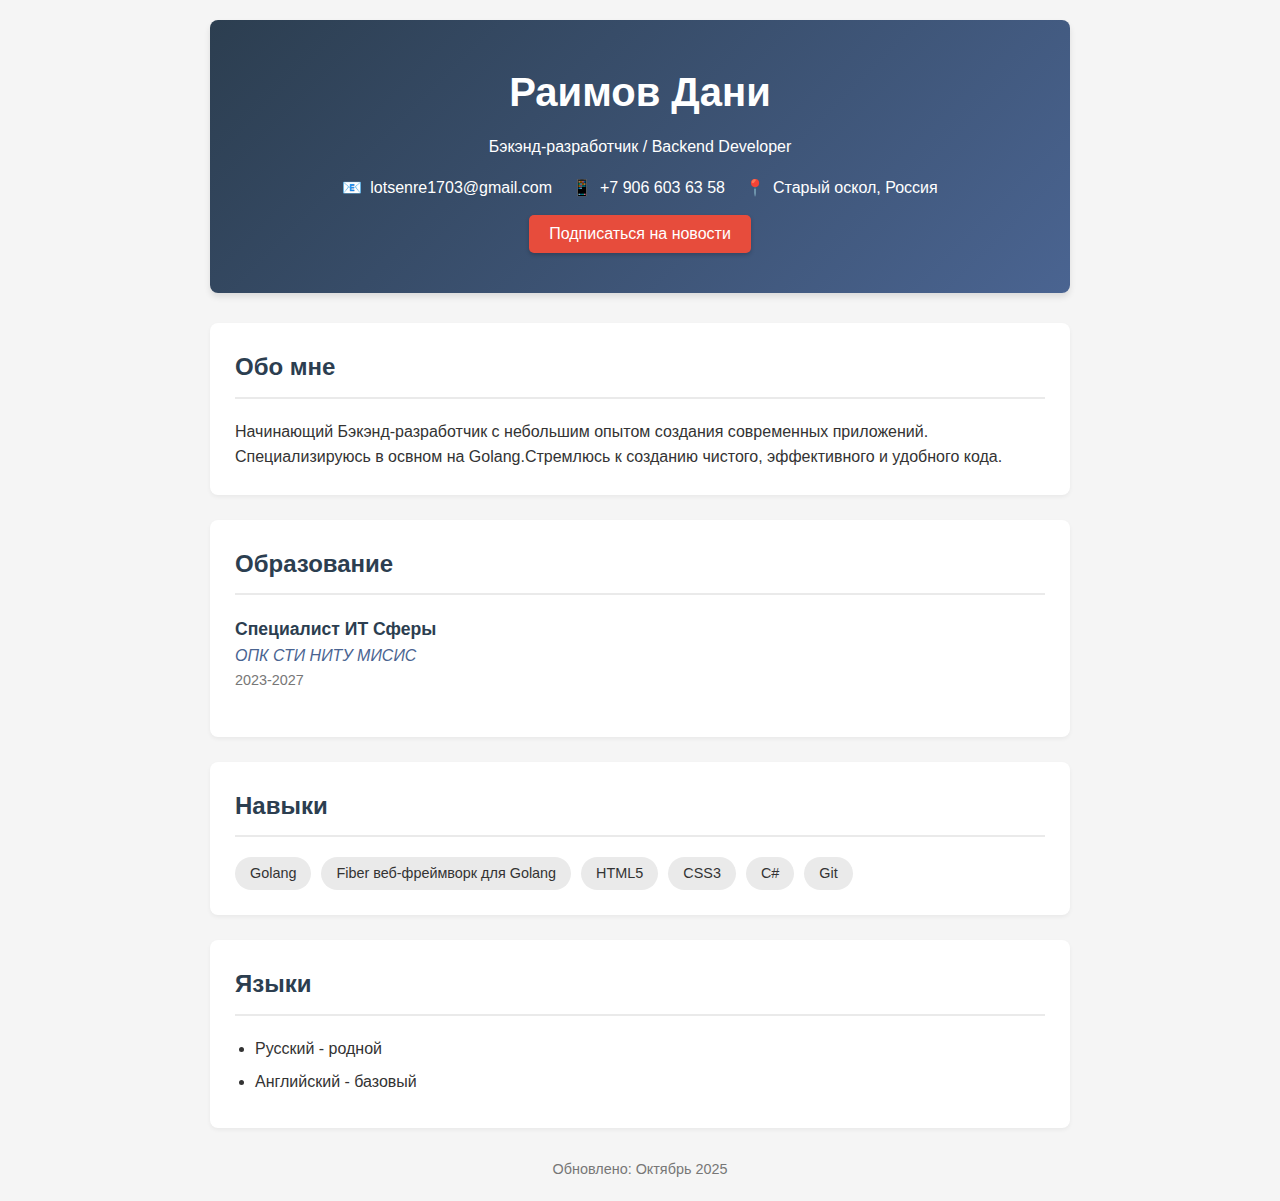
<file: index.html>
<!DOCTYPE html>
<html lang="ru">
<head>
    <meta charset="UTF-8">
    <meta name="viewport" content="width=device-width, initial-scale=1.0">
    <title>Моё резюме</title>
    <style>
        * {
            margin: 0;
            padding: 0;
            box-sizing: border-box;
            font-family: 'Segoe UI', Tahoma, Geneva, Verdana, sans-serif;
        }
        
        body {
            background-color: #f5f5f5;
            color: #333;
            line-height: 1.6;
        }
        
        .container {
            max-width: 900px;
            margin: 0 auto;
            padding: 20px;
        }
        
        header {
            background: linear-gradient(135deg, #2c3e50, #4a6491);
            color: white;
            padding: 40px 20px;
            text-align: center;
            border-radius: 8px;
            margin-bottom: 30px;
            box-shadow: 0 4px 6px rgba(0, 0, 0, 0.1);
        }
        
        h1 {
            font-size: 2.5rem;
            margin-bottom: 10px;
        }
        
        .contact-info {
            display: flex;
            justify-content: center;
            flex-wrap: wrap;
            gap: 20px;
            margin-top: 15px;
        }
        
        .contact-item {
            display: flex;
            align-items: center;
            gap: 8px;
        }
        
        section {
            background-color: white;
            padding: 25px;
            margin-bottom: 25px;
            border-radius: 8px;
            box-shadow: 0 2px 4px rgba(0, 0, 0, 0.05);
        }
        
        h2 {
            color: #2c3e50;
            border-bottom: 2px solid #eaeaea;
            padding-bottom: 10px;
            margin-bottom: 20px;
            font-size: 1.5rem;
        }
        
        .job, .education {
            margin-bottom: 20px;
        }
        
        .job-title, .education-title {
            font-weight: bold;
            font-size: 1.1rem;
            color: #2c3e50;
        }
        
        .company, .institution {
            color: #4a6491;
            font-style: italic;
        }
        
        .date {
            color: #777;
            font-size: 0.9rem;
        }
        
        ul {
            padding-left: 20px;
            margin-top: 10px;
        }
        
        li {
            margin-bottom: 8px;
        }
        
        .skills {
            display: flex;
            flex-wrap: wrap;
            gap: 10px;
            margin-top: 10px;
        }
        
        .skill {
            background-color: #eaeaea;
            padding: 5px 15px;
            border-radius: 20px;
            font-size: 0.9rem;
        }
        
        footer {
            text-align: center;
            margin-top: 30px;
            color: #777;
            font-size: 0.9rem;
        }
        .subscribe-btn {
            background-color: #e74c3c;
            color: white;
            border: none;
            padding: 10px 20px;
            border-radius: 5px;
            font-size: 1rem;
            cursor: pointer;
            transition: all 0.3s ease;
            margin-top: 15px;
            box-shadow: 0 2px 4px rgba(0, 0, 0, 0.2);
        }
        
        .subscribe-btn:hover {
            background-color: #c0392b;
            transform: translateY(-2px);
            box-shadow: 0 4px 8px rgba(0, 0, 0, 0.3);
        }
        
        .subscribe-btn:active {
            transform: translateY(0);
        }
        
        @media (max-width: 768px) {
            .container {
                padding: 10px;
            }
            
            header {
                padding: 25px 15px;
            }
            
            h1 {
                font-size: 2rem;
            }
            
            section {
                padding: 20px;
            }
        }
    </style>
</head>
<body>
    <div class="container">
        <header>
            <h1>Раимов Дани</h1>
            <p>Бэкэнд-разработчик / Backend Developer</p>
            <div class="contact-info">
                <div class="contact-item">
                    <span>📧</span>
                    <span>lotsenre1703@gmail.com</span>
                </div>
                <div class="contact-item">
                    <span>📱</span>
                    <span>+7 906 603 63 58</span>
                </div>
                <div class="contact-item">
                    <span>📍</span>
                    <span>Старый оскол, Россия</span>
                </div>
            </div>
            <button class="subscribe-btn">Подписаться на новости</button>
        </header>
        
        <section id="about">
            <h2>Обо мне</h2>
            <p>Начинающий Бэкэнд-разработчик с небольшим опытом создания современных приложений. Специализируюсь в освном на Golang.Стремлюсь к созданию чистого, эффективного и удобного кода.</p>
        </section>
        
        
        <section id="education">
            <h2>Образование</h2>
            <div class="education">
                <div class="education-title">Специалист ИТ Сферы</div>
                <div class="institution">ОПК СТИ НИТУ МИСИС</div>
                <div class="date">2023-2027</div>
            </div>
        </section>
        
        <section id="skills">
            <h2>Навыки</h2>
            <div class="skills">                
                <div class="skill">Golang</div>
                <div class="skill">Fiber веб-фреймворк для Golang</div>
                <div class="skill">HTML5</div>
                <div class="skill">CSS3</div>
                <div class="skill">C#</div>
                <div class="skill">Git</div>
            </div>
        </section>
        
        <section id="languages">
            <h2>Языки</h2>
            <ul>
                <li>Русский - родной</li>
                <li>Английский - базовый</li>
            </ul>
        </section>
        
        <footer>
            <p>Обновлено: Октябрь 2025</p>
        </footer>
    </div>
</body>
</html>
</file>
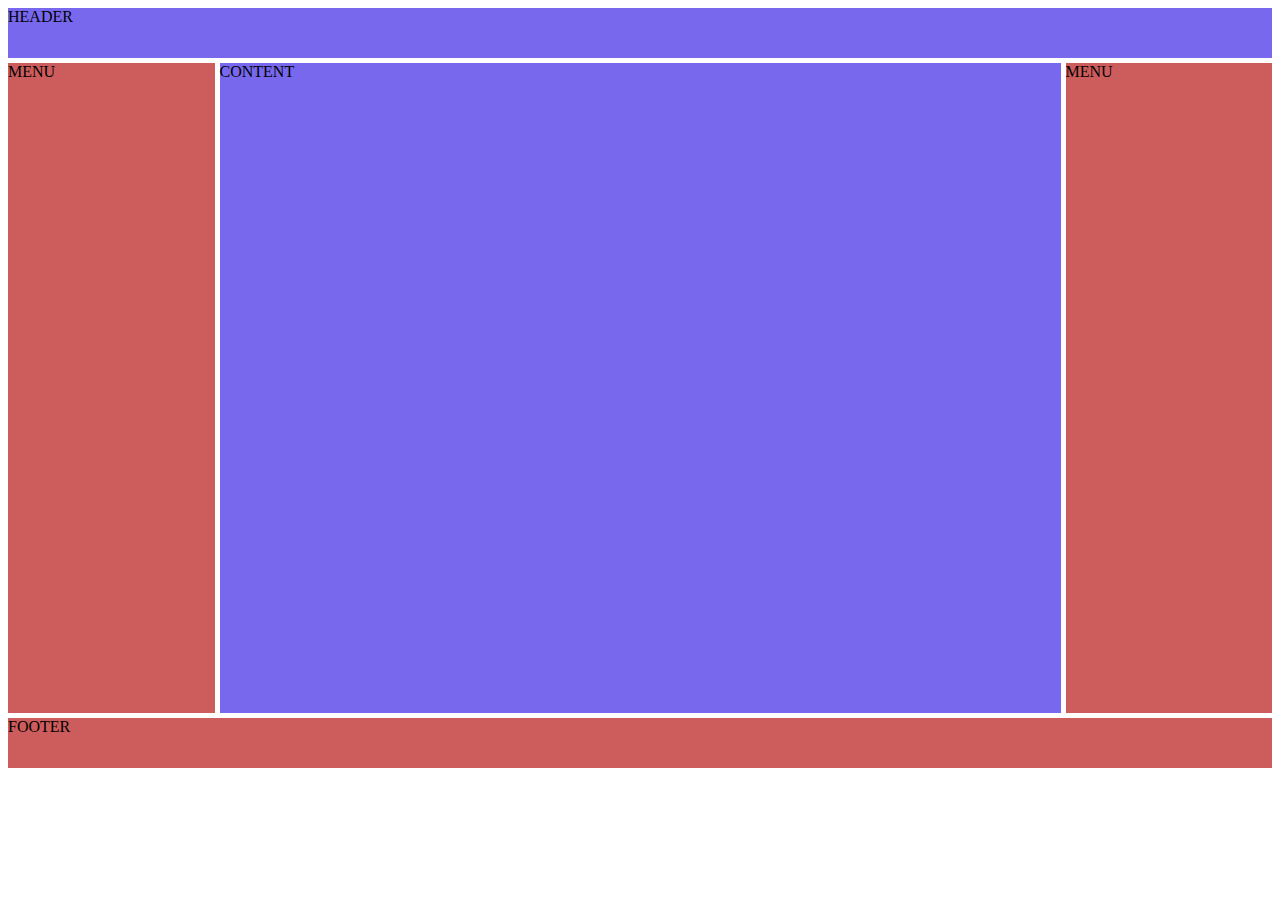
<file: Grid/10.html>
<htmL>
    <body>
        <link rel="stylesheet" type="text/css" href="10.css">
        <div class="container">
            <div class="header">HEADER</div>
            <div class="menu">MENU</div>
            <div class="menu2">MENU</div>
            <div class="content">CONTENT</div>
            <div class="footer">FOOTER</div>
        </div>
    </body>
</htmL>
</file>
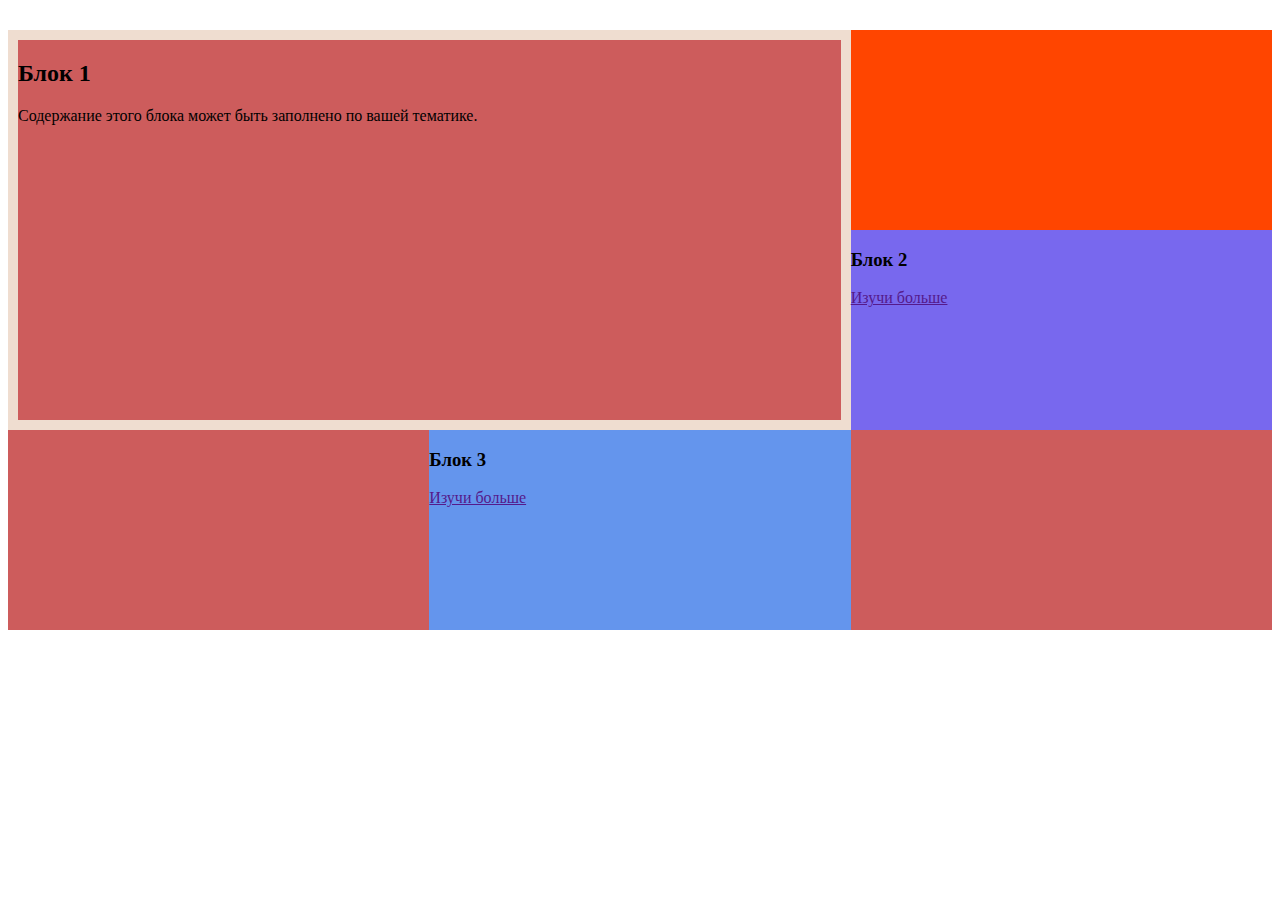
<file: Grid/7.html>
<html>
    <body>
        <link rel="stylesheet" type="text/css" href="7.css">
        <div class="grid-container">
            <article class="post-1">
                <div class="post-inner">
                    <h2>Блок 1</h2>
                    <p>Содержание этого блока может быть заполнено по вашей тематике.</p>
                </div>
            </article>
            <article class="post-2"></article>
            <article class="post-3">
                <div class="post-inner">
                    <h3>Блок 2</h3>
                    <a href="">Изучи больше</a>
                </div>
            </article>
            <article class="post-4"></article>
            <article class="post-5">
                <div class="post-inner">
                    <h3>Блок 3</h3>
                    <a href="">Изучи больше</a>
                </div>
            </article>
            <article class="post-6"></article>
        </div>
    </body>
</html>
</file>
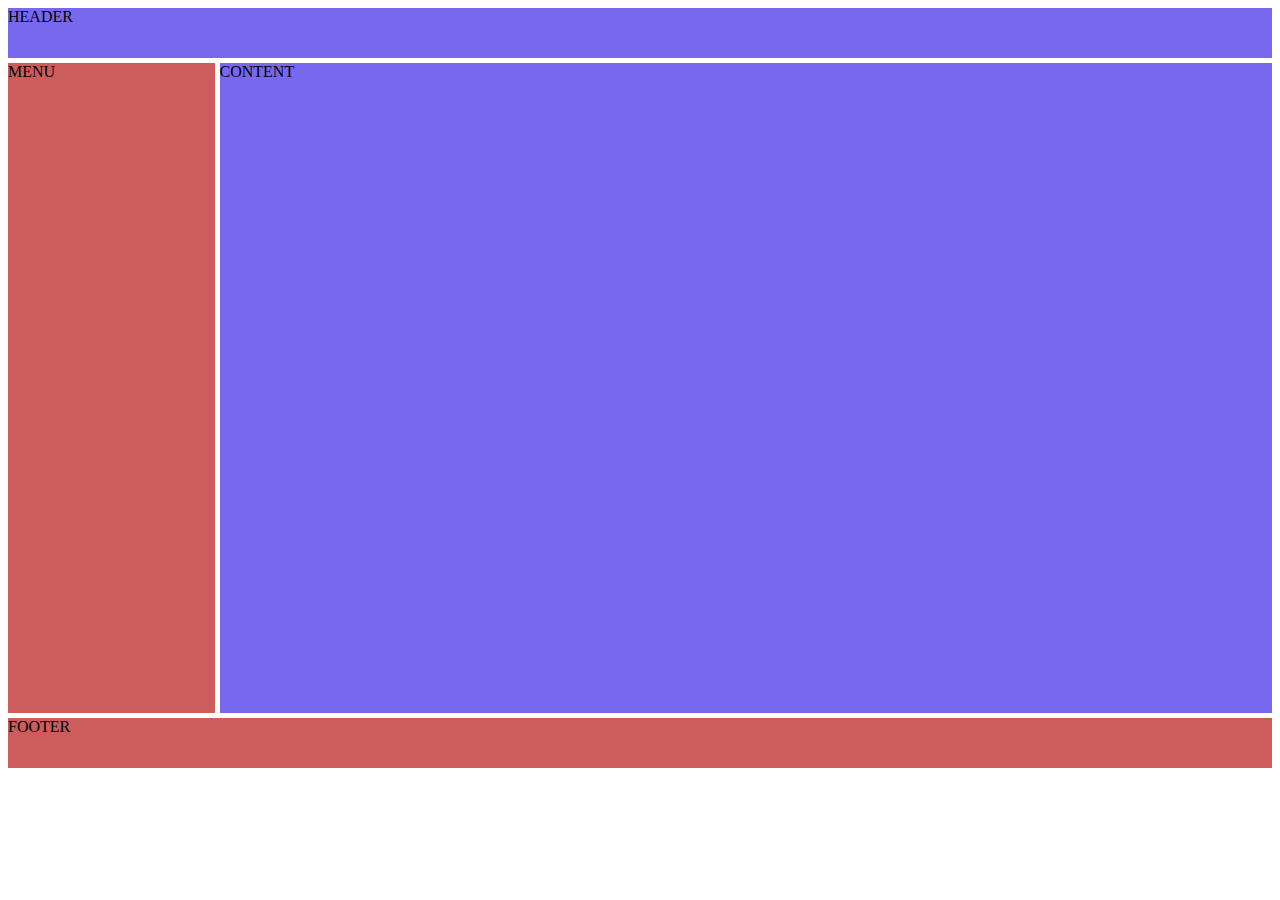
<file: Grid/8.html>
<htmL>
    <body>
        <link rel="stylesheet" type="text/css" href="8.css">
        <div class="container">
            <div class="header">HEADER</div>
            <div class="menu">MENU</div>
            <div class="content">CONTENT</div>
            <div class="footer">FOOTER</div>
        </div>
    </body>
</htmL>
</file>
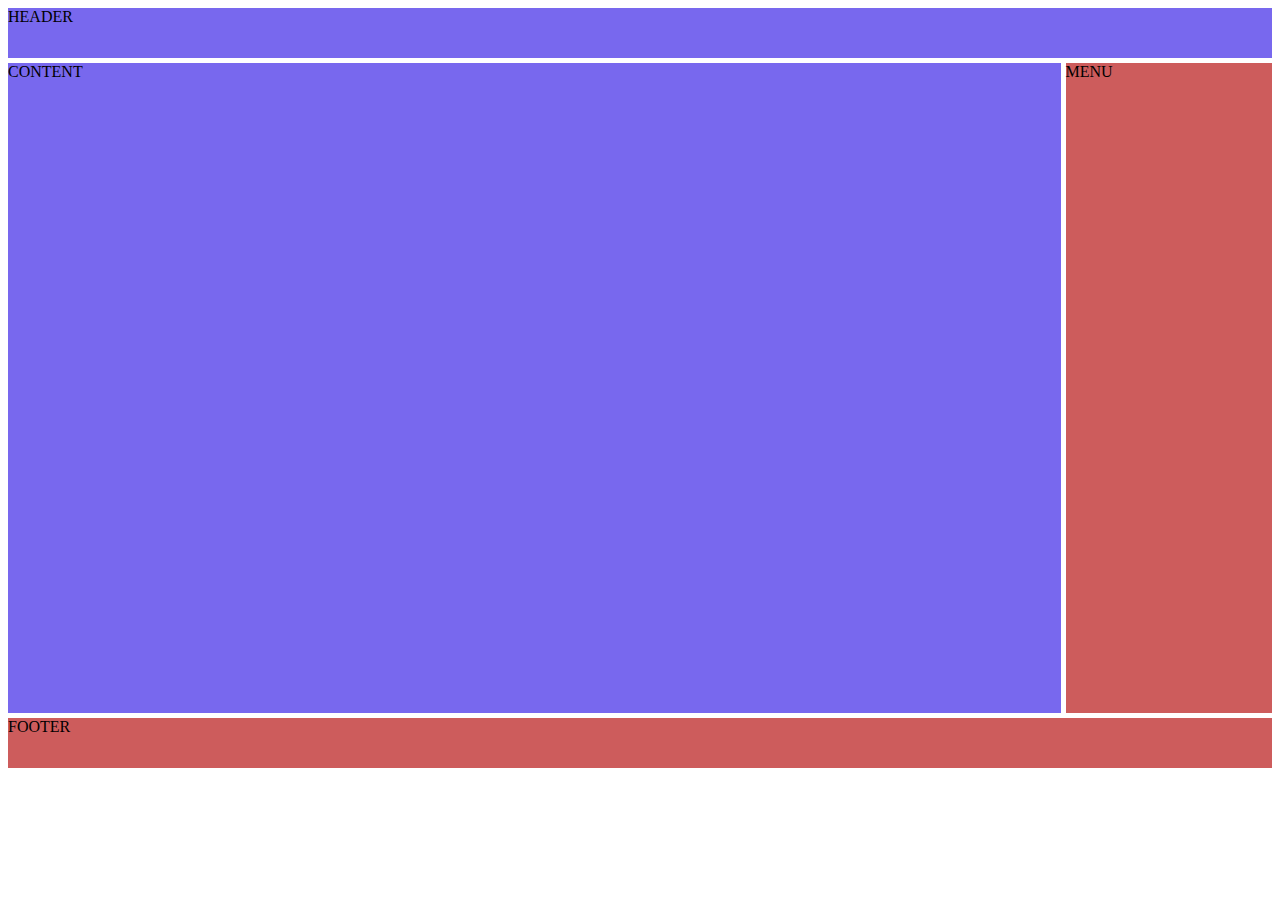
<file: Grid/9.html>
<htmL>
    <body>
        <link rel="stylesheet" type="text/css" href="9.css">
        <div class="container">
            <div class="header">HEADER</div>
            <div class="menu">MENU</div>
            <div class="content">CONTENT</div>
            <div class="footer">FOOTER</div>
        </div>
    </body>
</htmL>
</file>
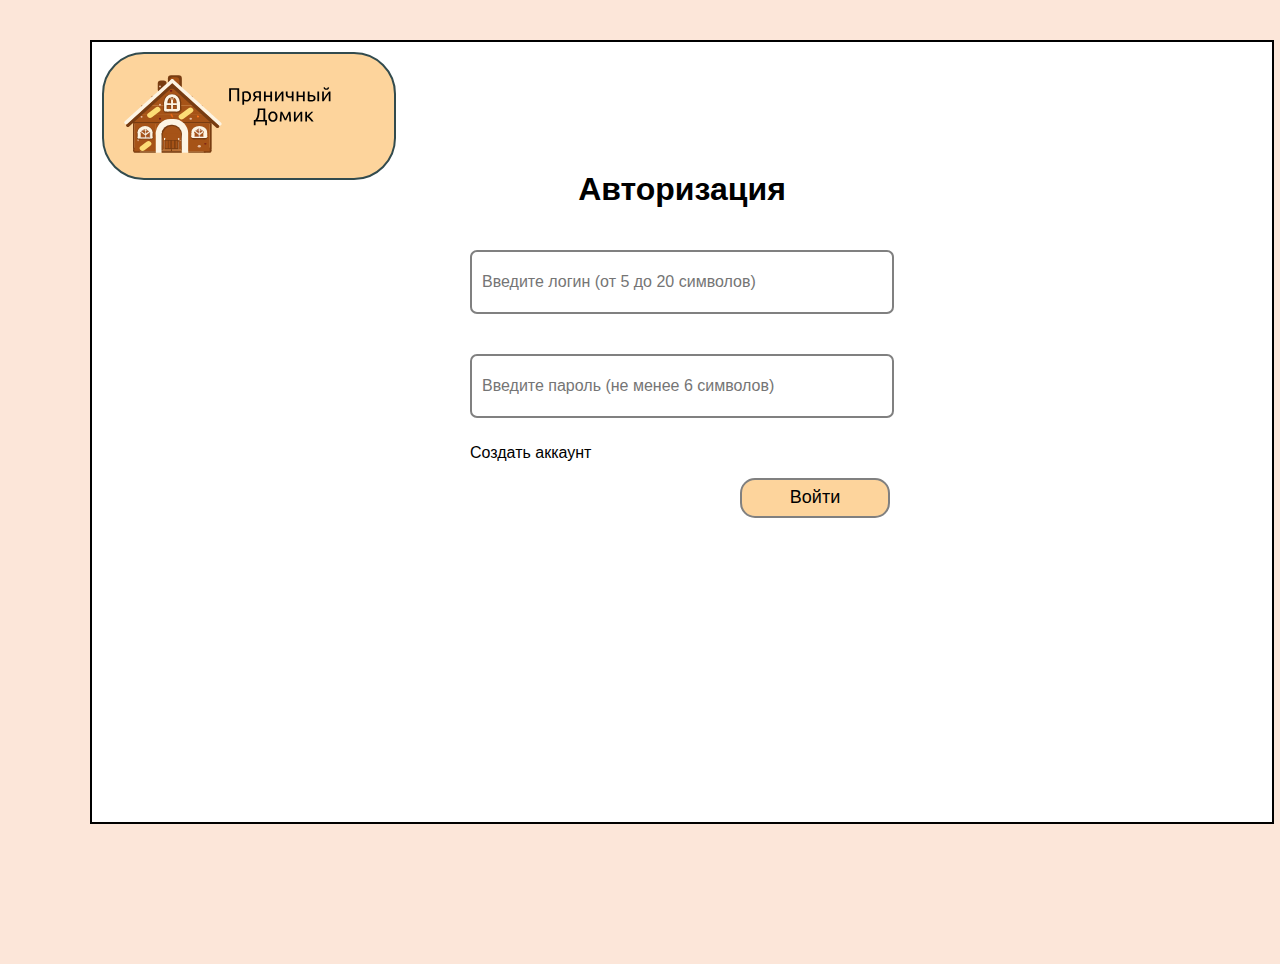
<file: Project/reg/authriz.html>
<!DOCTYPE html>
<html lang=ru>
<head>
	<meta charset="utf-8">
	<meta name="viewport" content="width=device-width, initial-scale=1">
        <link rel="stylesheet" type="text/css" href="./../css/auth.css">
        <title></title>
</head>
<body>
    <div class="content">
        <div class="logo">
            <a href="./../index.php">
            <img src="./../photo/logo.svg" width="260px" height="100px">
            </a>
        </div>
        <div class="content_body">
            <center>
            <h1 class="content_title">Авторизация</h1>
            </center>
                <form action="./../scripts/auth.php" method="post">
                    <input type="text" class="form_reg" name="login" id="login" placeholder="Введите логин (от 5 до 20 символов)"><br>
                    <input type="password" class="form_reg" name="pass" id="pass" placeholder="Введите пароль (не менее 6 символов)"><br>
                    <button class="btn_success" type="submit">Войти</button>
                    <a href="reg.html" class="creater_account"><p>Создать аккаунт</p></a>
                </form>
        </div>
    </div>
</body>
</html>
</file>
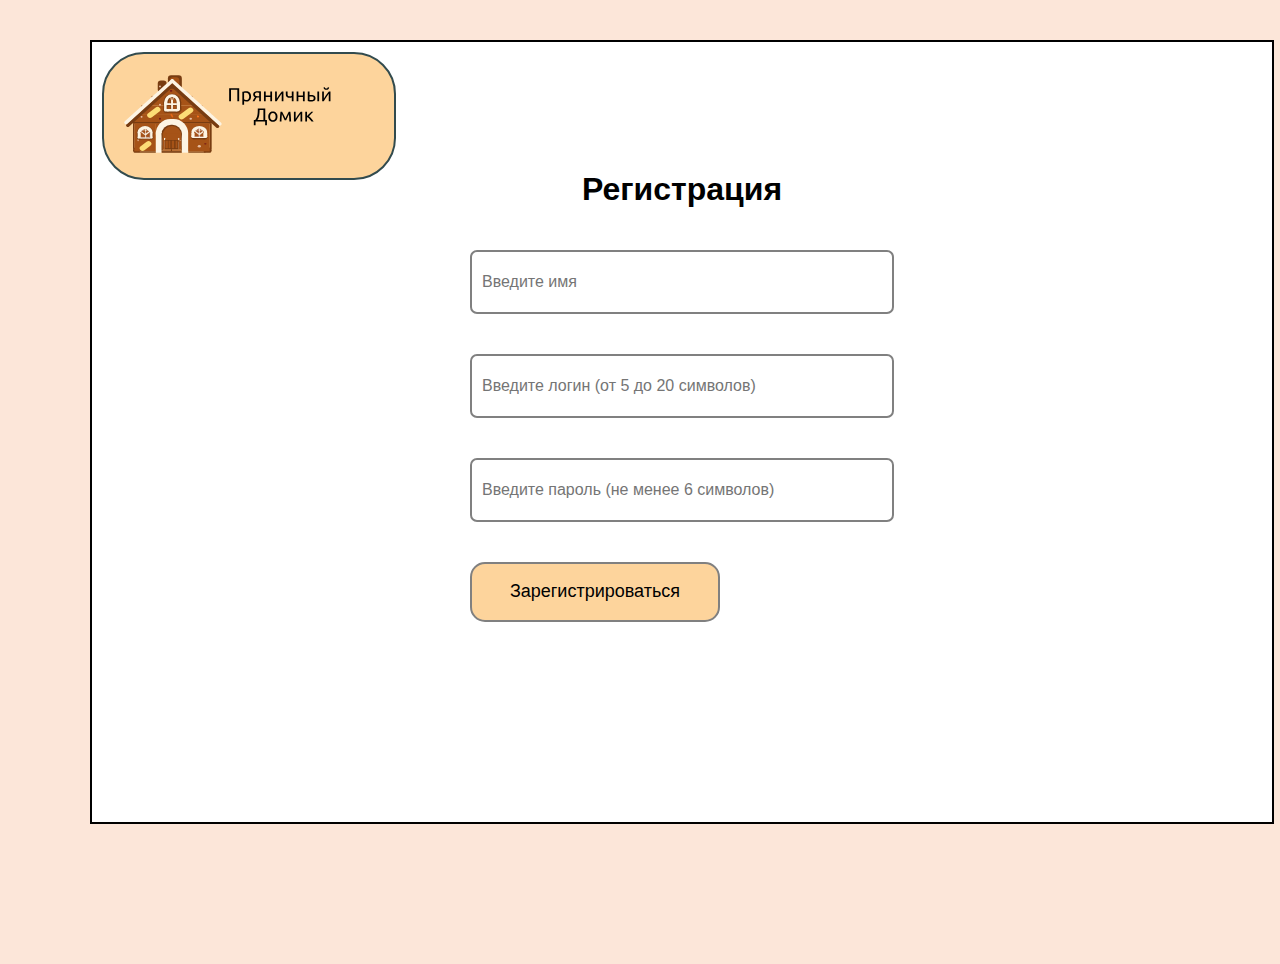
<file: Project/reg/reg.html>
<?php
session_save_path("C:\OSPanel\session");
session_start();
?>
<!DOCTYPE html>
<html lang=ru>
<head>
	<meta charset="utf-8">
	<meta name="viewport" content="width=device-width, initial-scale=1">
        <link rel="stylesheet" type="text/css" href="./../css/reg.css">
        <title></title>
</head>
<body>
    <div class="content">
        <div class="logo">
            <a href="./../index.php">
            <img src="./../photo/logo.svg" width="260px" height="100px">
            </a>
        </div>
        <div class="content_body">
            <center>
            <h1 class="content_title">Регистрация</h1>
            </center>
                <form action="./../scripts/check.php" method="post">
                    <input type="text" class="form_reg" name="name" id="name" placeholder="Введите имя"><br>
                    <input type="text" class="form_reg" name="login" id="login" placeholder="Введите логин (от 5 до 20 символов)"><br>
                    <input type="password" class="form_reg" name="pass" id="pass" placeholder="Введите пароль (не менее 6 символов)"><br>
                    <button class="btn_success" type="submit">Зарегистрироваться</button>
                </form>
        </div>
    </div>
</body>
</html>
</file>
<file: Grid/10.css>
.container{
    display: grid;
    grid-template-columns: repeat(12,1fr);
    grid-template-rows: 50px 650px 50px;
    grid-gap: 5px;
    grid-template-areas:
    "h h h h h h h h h h h h"
    "m m c c c c c c c c m1 m1"
    "f f f f f f f f f f f f";
}
.header{
    background-color: #7868ee;
    grid-area: h;
}
.menu{
    background-color: #CD5C5C;
    grid-area: m;
}
.menu2{
    background-color: #CD5C5C;
    grid-area: m1;
}
.content{
    background-color: #7868ee;
    grid-area: c;
}
.footer{
    background: #CD5C5C;
    grid-area: f;
}
</file>
<file: Grid/7.css>
.grid-container{
    max-width: 1200px auto;
    margin: 30px auto;
    display: grid;
    grid-template-areas:"post-1 post-1 post-2"
                        "post-1 post-1 post-3"
                        "post-6 post-5 post-4";
    grid-template-rows: repeat(3, 200px);
    grid-template-columns: repeat(3, 1fr);
}
.post-1{
    display: flex;
    background: #CD5C5C;
    border: solid 10px #efddd0;
    grid-area: post-1;
}
.post-2{
    background: #ff4500;
    grid-area: post-2;
}
.post-3{
    background: #7868ee;
    grid-area: post-3;
}
.post-4{
    background: #CD5C5C;
    grid-area: post-4;
}
.post-5{
    background: #6495ED;
    grid-area: post-5;
}
.post-6{
    background: #CD5C5C;
    grid-area: post-6;
}
</file>
<file: Grid/8.css>
.container{
    display: grid;
    grid-template-columns: repeat(12,1fr);
    grid-template-rows: 50px 650px 50px;
    grid-gap: 5px;
    grid-template-areas:
    "h h h h h h h h h h h h"
    "m m c c c c c c c c c c"
    "f f f f f f f f f f f f";
}
.header{
    background-color: #7868ee;
    grid-area: h;
}
.menu{
    background-color: #CD5C5C;
    grid-area: m;
}
.content{
    background-color: #7868ee;
    grid-area: c;
}
.footer{
    background: #CD5C5C;
    grid-area: f;
}
</file>
<file: Grid/9.css>
.container{
    display: grid;
    grid-template-columns: repeat(12,1fr);
    grid-template-rows: 50px 650px 50px;
    grid-gap: 5px;
    grid-template-areas:
    "h h h h h h h h h h h h"
    "c c c c c c c c c c m m"
    "f f f f f f f f f f f f";
}
.header{
    background-color: #7868ee;
    grid-area: h;
}
.menu{
    background-color: #CD5C5C;
    grid-area: m;
}
.content{
    background-color: #7868ee;
    grid-area: c;
}
.footer{
    background: #CD5C5C;
    grid-area: f;
}
</file>
<file: Project/css/auth.css>
body{
    margin: 0px;
    padding: 0px;
    background-color: #FCE6D9;
    font-family: 'Lucida Sans', 'Lucida Sans Regular', 'Lucida Grande', 'Lucida Sans Unicode', Geneva, Verdana, sans-serif;
}
.content{
    border: 2px solid black;
    width: 1000px;
    height: 600px;
    background-color: white;
    position: relative;
    margin: 90px;
    padding: 90px;
    bottom: 50px;
    
}
.logo{
    border-radius: 42px;
    border: 2px solid #324b4e;
    background-color: #fdd49c;
    position: relative;
    width: 270px;
    bottom: 90px;
    right: 90px;
    margin: 10px;
    padding: 10px;
}
.content_body{
    display: grid;
    justify-content:center;
    bottom: 130px;
    position: relative;
}
.form_reg{
    margin: 20px;
    position: relative;
}
.content_title{
    display: grid;
    justify-content: center;
    position: relative;
}
button{
    left: 270px;
    margin: 20px;
    position: relative;
    width: 150px;
    height: 40px;
    font-size: 18px;
    background-color: #fdd49c;
    bottom: -20px;
    border: 2px solid gray;
    border-radius: 15px;

}
#name,#pass,#login{
    width: 400px;
    height: 40px;
    padding: 10px;
    font-size: 16px;
    border: 2px solid gray;
    border-radius: 7px;
}
.creater_account{
    position: relative;
    left: 20px;
    bottom:90px;
    color: black;
    text-decoration: none;
}
.creater_account:hover{
    cursor: pointer;
}
button:hover{
    cursor: pointer;
}

@media (max-width: 768px) {
    .content {

    }

    .logo {
        width: 200px;  /* Уменьшаем размер логотипа */
        top: 10px;  /* Позиционирование логотипа с учетом маленьких экранов */
        right: 10px;
    }

    button {
        width: 80%;  /* Кнопка будет растягиваться на всю ширину */
    }

    #name, #pass, #login {
        width: 100%;  /* Поля ввода будут растягиваться на всю ширину */
        max-width: none;  /* Убираем ограничение ширины */
    }
}
</file>
<file: Project/css/reg.css>
body{
    margin: 0px;
    padding: 0px;
    background-color: #FCE6D9;
    font-family: 'Lucida Sans', 'Lucida Sans Regular', 'Lucida Grande', 'Lucida Sans Unicode', Geneva, Verdana, sans-serif;
}
.content{
    border: 2px solid black;
    width: 1000px;
    height: 600px;
    background-color: white;
    position: relative;
    margin: 90px;
    padding: 90px;
    bottom: 50px;
    
}
.logo{
    border-radius: 42px;
    border: 2px solid #324b4e;
    background-color: #fdd49c;
    position: relative;
    width: 270px;
    bottom: 90px;
    right: 90px;
    margin: 10px;
    padding: 10px;
}
.content_body{
    display: grid;
    justify-content:center;
    bottom: 130px;
    position: relative;
}
.form_reg{
    margin: 20px;
    position: relative;
}
.content_title{
    display: grid;
    justify-content: center;
    position: relative;
}
button{
    margin: 20px;
    position: relative;
    width: 250px;
    height: 60px;
    font-size: 18px;
    background-color: #fdd49c;
    bottom: 0px;
    border: 2px solid gray;
    border-radius: 15px;

}
#name,#pass,#login{
    width: 400px;
    height: 40px;
    padding: 10px;
    font-size: 16px;
    border: 2px solid gray;
    border-radius: 7px;
}

@media (max-width: 768px) {
    .content {

    }

    .logo {
        width: 200px;  /* Уменьшаем размер логотипа */
        top: 10px;  /* Позиционирование логотипа с учетом маленьких экранов */
        right: 10px;
    }

    button {
        width: 80%;  /* Кнопка будет растягиваться на всю ширину */
    }

    #name, #pass, #login {
        width: 100%;  /* Поля ввода будут растягиваться на всю ширину */
        max-width: none;  /* Убираем ограничение ширины */
    }
}
</file>
